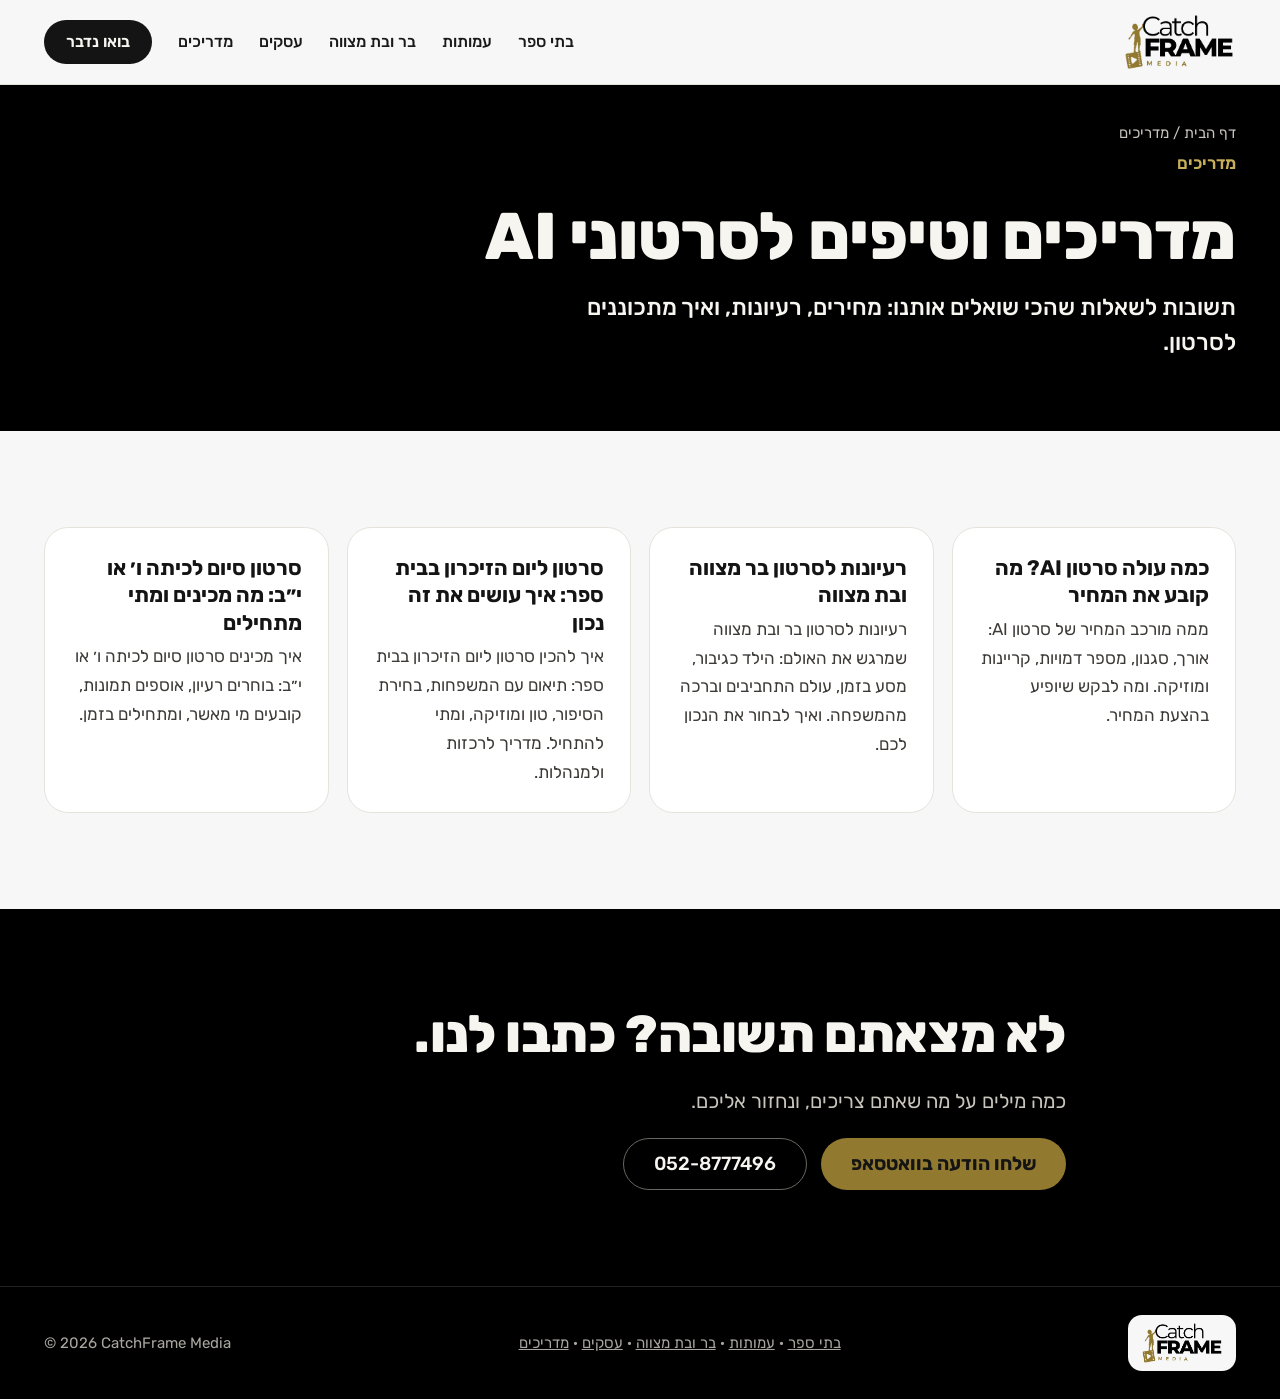
<file: guides/index.html>
<!doctype html>
<html lang="he" dir="rtl">
<head>
<!-- Google tag -->
<script async src="https://www.googletagmanager.com/gtm.js?id=GTM-MCX7GZDL"></script>
<script>
  window.dataLayer = window.dataLayer || [];
  function gtag(){dataLayer.push(arguments);}
  gtag('js', new Date());
</script>
<meta charset="utf-8">
<meta name="viewport" content="width=device-width, initial-scale=1">
<meta name="robots" content="noindex,nofollow">
<title>מדריכים וטיפים לסרטוני AI | CatchFrame Media</title>
<link rel="canonical" href="https://catchframemedia.com/guides/">
<meta name="description" content="מדריכים לסרטוני AI: כמה זה עולה, רעיונות לבר ובת מצווה, סרטון ליום הזיכרון וסרטון סיום שנה בבית ספר.">
<meta property="og:type" content="website">
<meta property="og:locale" content="he_IL">
<meta property="og:site_name" content="CatchFrame Media">
<meta property="og:title" content="מדריכים וטיפים לסרטוני AI | CatchFrame Media">
<meta property="og:description" content="מדריכים לסרטוני AI: כמה זה עולה, רעיונות לבר ובת מצווה, סרטון ליום הזיכרון וסרטון סיום שנה בבית ספר.">
<meta property="og:url" content="https://catchframemedia.com/guides/">
<meta property="og:image" content="https://catchframemedia.com/img/og.jpg">
<meta name="twitter:card" content="summary_large_image">
<meta name="theme-color" content="#000000">
<link rel="icon" type="image/png" sizes="32x32" href="/img/favicon-32.png">
<link rel="apple-touch-icon" href="/img/apple-touch-icon.png">
<link rel="preconnect" href="https://fonts.googleapis.com">
<link rel="preconnect" href="https://fonts.gstatic.com" crossorigin>
<link href="https://fonts.googleapis.com/css2?family=Rubik:wght@400;500;600;700;800&display=swap" rel="stylesheet">
<link rel="stylesheet" href="/css/site.css">
<script type="application/ld+json">
{"@context": "https://schema.org", "@type": "BreadcrumbList", "itemListElement": [{"@type": "ListItem", "position": 1, "name": "דף הבית", "item": "https://catchframemedia.com/"}, {"@type": "ListItem", "position": 2, "name": "מדריכים", "item": "https://catchframemedia.com/guides/"}]}
</script>
</head>
<body>
<header>
<nav class="nav" aria-label="ניווט ראשי">
<a href="/" aria-label="CatchFrame Media, לדף הבית"><img src="/img/logo.png" alt="CatchFrame Media" width="114" height="60"></a>
<div class="nav-links">
<a href="/schools/">בתי ספר</a>
<a href="/nonprofits/">עמותות</a>
<a href="/bar-bat-mitzvah/">בר ובת מצווה</a>
<a href="/business/">עסקים</a>
<a href="/guides/">מדריכים</a>
<a href="https://wa.me/972528777496" class="btn btn-dark" target="_blank" rel="noopener">בואו נדבר</a>
</div>
</nav>
</header>
<main>
<section class="page-hero"><nav class="crumbs wrap" aria-label="פירורי לחם"><a href="/">דף הבית</a> / מדריכים</nav>
<div class="wrap"><span class="tag">מדריכים</span><h1>מדריכים וטיפים לסרטוני AI</h1><p class="lead">תשובות לשאלות שהכי שואלים אותנו: מחירים, רעיונות, ואיך מתכוננים לסרטון.</p></div></section>
<section class="sec light"><div class="wrap"><div class="cards-links"><a href="/guides/ai-video-price/"><strong>כמה עולה סרטון AI? מה קובע את המחיר</strong><span>ממה מורכב המחיר של סרטון AI: אורך, סגנון, מספר דמויות, קריינות ומוזיקה. ומה לבקש שיופיע בהצעת המחיר.</span></a><a href="/guides/bar-mitzvah-video-ideas/"><strong>רעיונות לסרטון בר מצווה ובת מצווה</strong><span>רעיונות לסרטון בר ובת מצווה שמרגש את האולם: הילד כגיבור, מסע בזמן, עולם התחביבים וברכה מהמשפחה. ואיך לבחור את הנכון לכם.</span></a><a href="/guides/school-memorial-day-video/"><strong>סרטון ליום הזיכרון בבית ספר: איך עושים את זה נכון</strong><span>איך להכין סרטון ליום הזיכרון בבית ספר: תיאום עם המשפחות, בחירת הסיפור, טון ומוזיקה, ומתי להתחיל. מדריך לרכזות ולמנהלות.</span></a><a href="/guides/graduation-video-school/"><strong>סרטון סיום לכיתה ו׳ או י״ב: מה מכינים ומתי מתחילים</strong><span>איך מכינים סרטון סיום לכיתה ו׳ או י״ב: בוחרים רעיון, אוספים תמונות, קובעים מי מאשר, ומתחילים בזמן.</span></a></div></div></section>
<section class="sec black"><div class="wrap stack" style="gap:20px;max-width:900px">
<h2 class="h2">לא מצאתם תשובה? כתבו לנו.</h2>
<p style="color:var(--muted);font-size:20px">כמה מילים על מה שאתם צריכים, ונחזור אליכם.</p>
<div class="btn-row"><a href="https://wa.me/972528777496?text=%D7%94%D7%99%D7%99%20%D7%A0%D7%99%D7%A8%D7%99%D7%AA%2C%20%D7%99%D7%A9%20%D7%9C%D7%99%20%D7%A9%D7%90%D7%9C%D7%94%20%D7%A2%D7%9C%20%D7%A1%D7%A8%D7%98%D7%95%D7%9F%20AI" class="btn btn-gold" target="_blank" rel="noopener">שלחו הודעה בוואטסאפ</a><a href="tel:+972528777496" class="btn btn-ghost" dir="ltr">052-8777496</a></div>
</div></section>
</main>
<footer>
<div class="wrap">
<a href="/" class="logo-chip"><img src="/img/logo.png" alt="CatchFrame Media" width="84" height="44"></a>
<span><a href="/schools/" style="color:inherit">בתי ספר</a> · <a href="/nonprofits/" style="color:inherit">עמותות</a> · <a href="/bar-bat-mitzvah/" style="color:inherit">בר ובת מצווה</a> · <a href="/business/" style="color:inherit">עסקים</a> · <a href="/guides/" style="color:inherit">מדריכים</a></span>
<span dir="ltr">© 2026 CatchFrame Media</span>
</div>
</footer>
<script>
document.querySelectorAll('.lite').forEach(function(b){b.addEventListener('click',function(){
var f=document.createElement('iframe');f.src='https://www.youtube-nocookie.com/embed/'+b.dataset.v+'?autoplay=1&rel=0&modestbranding=1';
f.title=b.getAttribute('aria-label');f.allow='autoplay; encrypted-media; picture-in-picture; fullscreen';f.allowFullscreen=true;b.innerHTML='';b.appendChild(f);
if(window.gtag)gtag('event','video_play',{video_id:b.dataset.v});});});
document.addEventListener('click',function(e){var a=e.target.closest('a');if(!a||!window.gtag)return;var h=a.getAttribute('href')||'';
if(h.indexOf('wa.me')>-1)gtag('event','generate_lead',{method:'whatsapp'});
else if(h.indexOf('mailto:')===0)gtag('event','generate_lead',{method:'email'});
else if(h.indexOf('tel:')===0)gtag('event','generate_lead',{method:'phone'});});
</script>
</body>
</html>
</file>
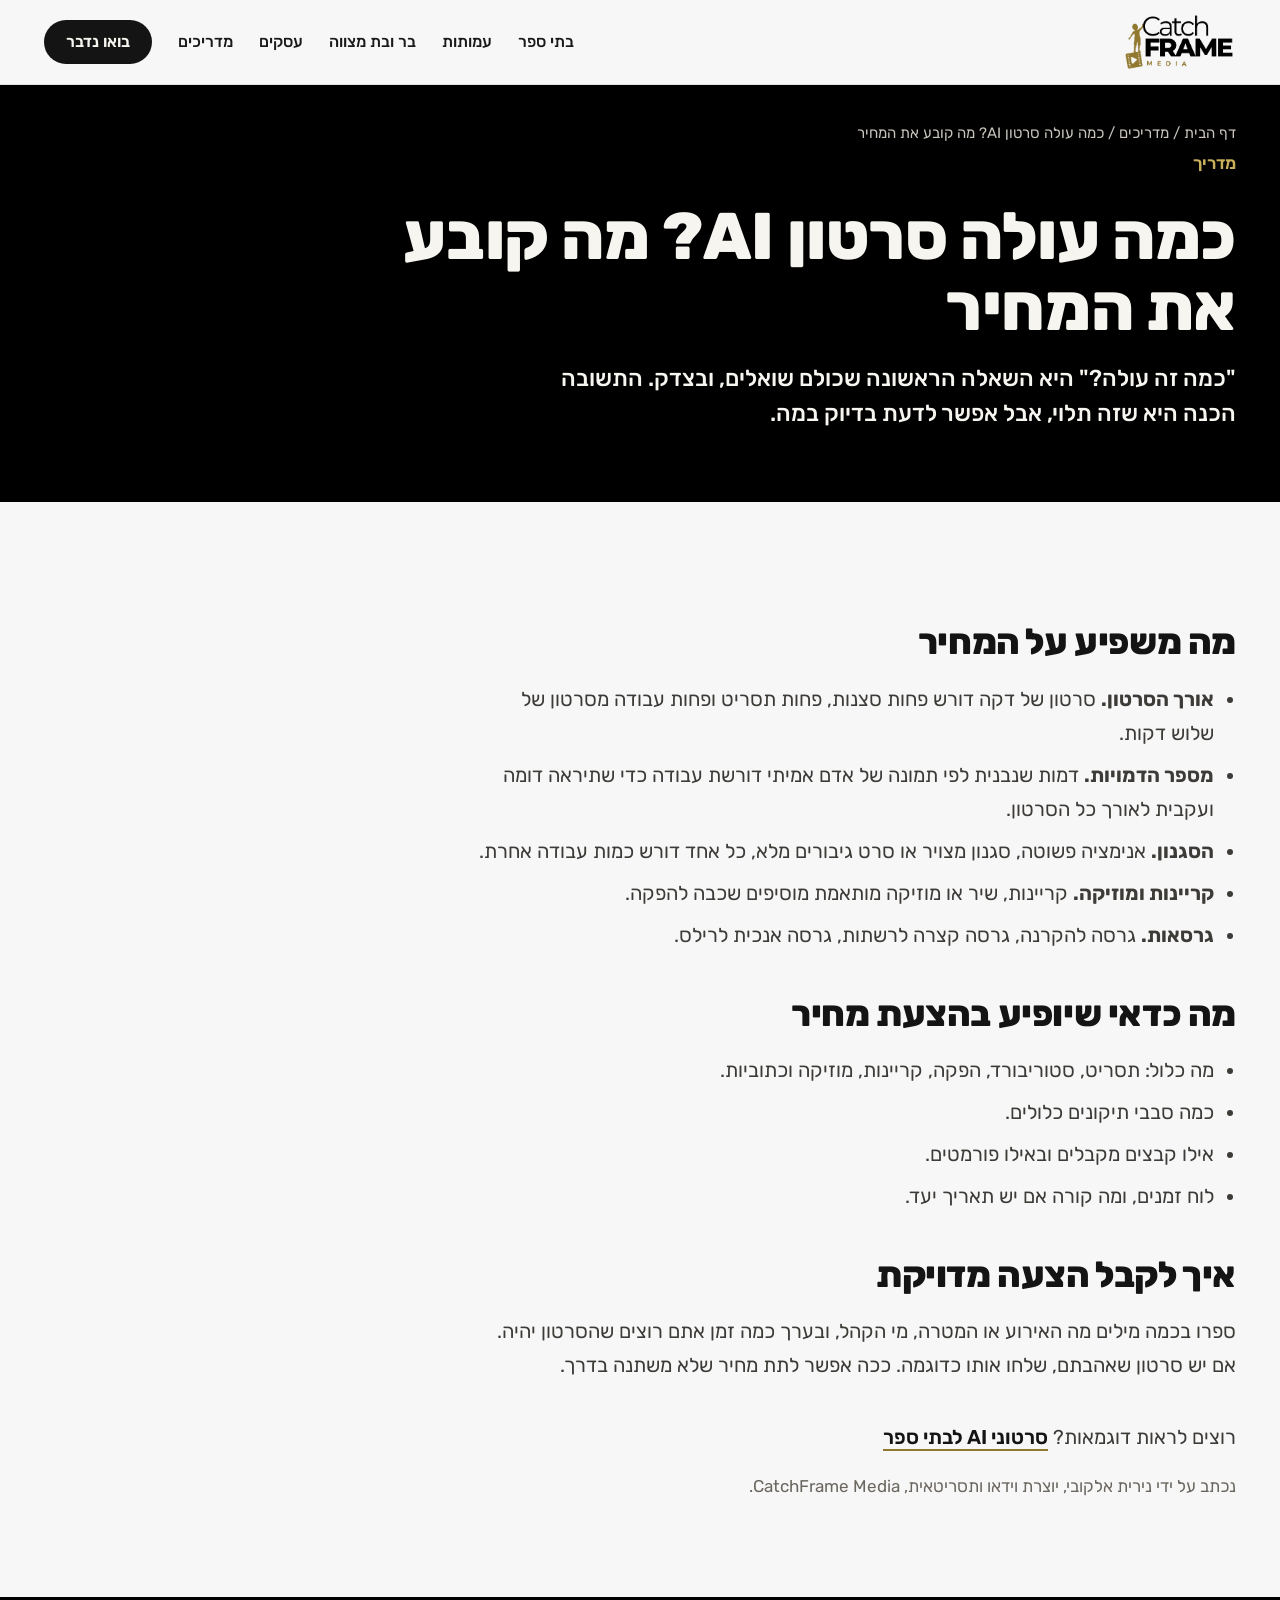
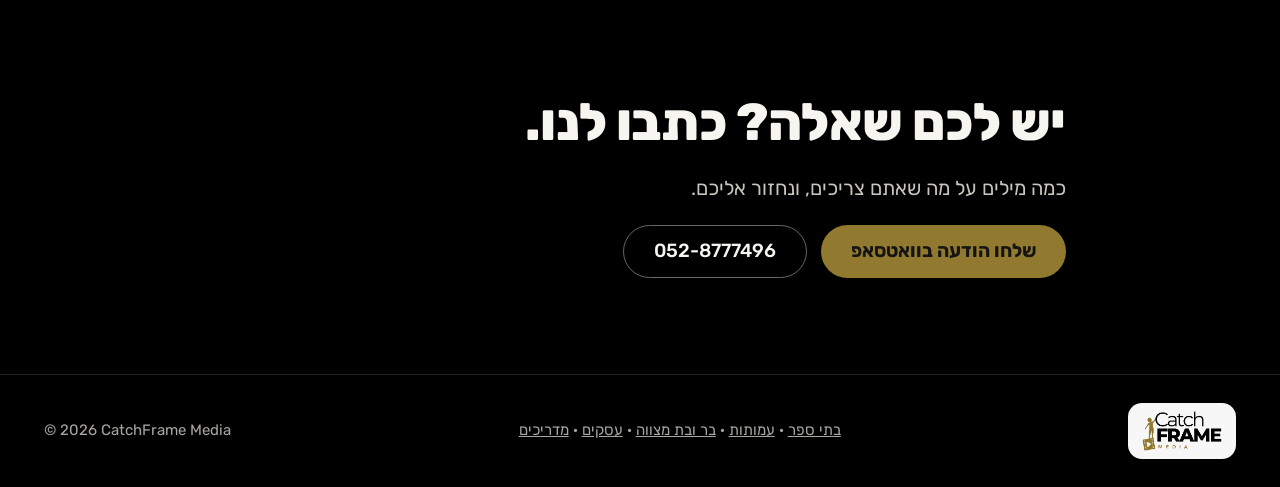
<file: guides/ai-video-price/index.html>
<!doctype html>
<html lang="he" dir="rtl">
<head>
<!-- Google tag -->
<script async src="https://www.googletagmanager.com/gtm.js?id=GTM-MCX7GZDL"></script>
<script>
  window.dataLayer = window.dataLayer || [];
  function gtag(){dataLayer.push(arguments);}
  gtag('js', new Date());
</script>
<meta charset="utf-8">
<meta name="viewport" content="width=device-width, initial-scale=1">
<meta name="robots" content="noindex,nofollow">
<title>כמה עולה סרטון AI? מה קובע את המחיר | CatchFrame Media</title>
<link rel="canonical" href="https://catchframemedia.com/guides/ai-video-price/">
<meta name="description" content="ממה מורכב המחיר של סרטון AI: אורך, סגנון, מספר דמויות, קריינות ומוזיקה. ומה לבקש שיופיע בהצעת המחיר.">
<meta property="og:type" content="article">
<meta property="og:locale" content="he_IL">
<meta property="og:site_name" content="CatchFrame Media">
<meta property="og:title" content="כמה עולה סרטון AI? מה קובע את המחיר | CatchFrame Media">
<meta property="og:description" content="ממה מורכב המחיר של סרטון AI: אורך, סגנון, מספר דמויות, קריינות ומוזיקה. ומה לבקש שיופיע בהצעת המחיר.">
<meta property="og:url" content="https://catchframemedia.com/guides/ai-video-price/">
<meta property="og:image" content="https://catchframemedia.com/img/og.jpg">
<meta name="twitter:card" content="summary_large_image">
<meta name="theme-color" content="#000000">
<link rel="icon" type="image/png" sizes="32x32" href="/img/favicon-32.png">
<link rel="apple-touch-icon" href="/img/apple-touch-icon.png">
<link rel="preconnect" href="https://fonts.googleapis.com">
<link rel="preconnect" href="https://fonts.gstatic.com" crossorigin>
<link href="https://fonts.googleapis.com/css2?family=Rubik:wght@400;500;600;700;800&display=swap" rel="stylesheet">
<link rel="stylesheet" href="/css/site.css">
<script type="application/ld+json">
{"@context": "https://schema.org", "@type": "Article", "headline": "כמה עולה סרטון AI? מה קובע את המחיר", "description": "ממה מורכב המחיר של סרטון AI: אורך, סגנון, מספר דמויות, קריינות ומוזיקה. ומה לבקש שיופיע בהצעת המחיר.", "inLanguage": "he", "author": {"@type": "Person", "name": "נירית אלקובי"}, "publisher": {"@type": "Organization", "name": "CatchFrame Media", "logo": {"@type": "ImageObject", "url": "https://catchframemedia.com/img/logo.png"}}, "datePublished": "2026-11-21", "mainEntityOfPage": "https://catchframemedia.com/guides/ai-video-price/", "image": "https://catchframemedia.com/img/og.jpg"}
</script>
<script type="application/ld+json">
{"@context": "https://schema.org", "@type": "BreadcrumbList", "itemListElement": [{"@type": "ListItem", "position": 1, "name": "דף הבית", "item": "https://catchframemedia.com/"}, {"@type": "ListItem", "position": 2, "name": "מדריכים", "item": "https://catchframemedia.com/guides/"}, {"@type": "ListItem", "position": 3, "name": "כמה עולה סרטון AI? מה קובע את המחיר", "item": "https://catchframemedia.com/guides/ai-video-price/"}]}
</script>
</head>
<body>
<header>
<nav class="nav" aria-label="ניווט ראשי">
<a href="/" aria-label="CatchFrame Media, לדף הבית"><img src="/img/logo.png" alt="CatchFrame Media" width="114" height="60"></a>
<div class="nav-links">
<a href="/schools/">בתי ספר</a>
<a href="/nonprofits/">עמותות</a>
<a href="/bar-bat-mitzvah/">בר ובת מצווה</a>
<a href="/business/">עסקים</a>
<a href="/guides/">מדריכים</a>
<a href="https://wa.me/972528777496" class="btn btn-dark" target="_blank" rel="noopener">בואו נדבר</a>
</div>
</nav>
</header>
<main>
<section class="page-hero"><nav class="crumbs wrap" aria-label="פירורי לחם"><a href="/">דף הבית</a> / <a href="/guides/">מדריכים</a> / כמה עולה סרטון AI? מה קובע את המחיר</nav>
<div class="wrap"><span class="tag">מדריך</span><h1>כמה עולה סרטון AI? מה קובע את המחיר</h1><p class="lead">&quot;כמה זה עולה?&quot; היא השאלה הראשונה שכולם שואלים, ובצדק. התשובה הכנה היא שזה תלוי, אבל אפשר לדעת בדיוק במה.</p></div></section>
<section class="sec light"><div class="wrap"><article class="prose stack"><h2>מה משפיע על המחיר</h2><ul><li><b>אורך הסרטון.</b> סרטון של דקה דורש פחות סצנות, פחות תסריט ופחות עבודה מסרטון של שלוש דקות.</li><li><b>מספר הדמויות.</b> דמות שנבנית לפי תמונה של אדם אמיתי דורשת עבודה כדי שתיראה דומה ועקבית לאורך כל הסרטון.</li><li><b>הסגנון.</b> אנימציה פשוטה, סגנון מצויר או סרט גיבורים מלא, כל אחד דורש כמות עבודה אחרת.</li><li><b>קריינות ומוזיקה.</b> קריינות, שיר או מוזיקה מותאמת מוסיפים שכבה להפקה.</li><li><b>גרסאות.</b> גרסה להקרנה, גרסה קצרה לרשתות, גרסה אנכית לרילס.</li></ul><h2>מה כדאי שיופיע בהצעת מחיר</h2><ul><li>מה כלול: תסריט, סטוריבורד, הפקה, קריינות, מוזיקה וכתוביות.</li><li>כמה סבבי תיקונים כלולים.</li><li>אילו קבצים מקבלים ובאילו פורמטים.</li><li>לוח זמנים, ומה קורה אם יש תאריך יעד.</li></ul><h2>איך לקבל הצעה מדויקת</h2><p>ספרו בכמה מילים מה האירוע או המטרה, מי הקהל, ובערך כמה זמן אתם רוצים שהסרטון יהיה. אם יש סרטון שאהבתם, שלחו אותו כדוגמה. ככה אפשר לתת מחיר שלא משתנה בדרך.</p>
<p style="margin-top:20px">רוצים לראות דוגמאות? <a href="/schools/">סרטוני AI לבתי ספר</a></p>
<p style="color:#6B6760;font-size:17px">נכתב על ידי נירית אלקובי, יוצרת וידאו ותסריטאית, CatchFrame Media.</p></article></div></section>
<section class="sec black"><div class="wrap stack" style="gap:20px;max-width:900px">
<h2 class="h2">יש לכם שאלה? כתבו לנו.</h2>
<p style="color:var(--muted);font-size:20px">כמה מילים על מה שאתם צריכים, ונחזור אליכם.</p>
<div class="btn-row"><a href="https://wa.me/972528777496?text=%D7%94%D7%99%D7%99%20%D7%A0%D7%99%D7%A8%D7%99%D7%AA%2C%20%D7%A7%D7%A8%D7%90%D7%AA%D7%99%20%D7%90%D7%AA%20%D7%94%D7%9E%D7%93%D7%A8%D7%99%D7%9A%20%22%D7%9B%D7%9E%D7%94%20%D7%A2%D7%95%D7%9C%D7%94%20%D7%A1%D7%A8%D7%98%D7%95%D7%9F%20AI%3F%20%D7%9E%D7%94%20%D7%A7%D7%95%D7%91%D7%A2%20%D7%90%D7%AA%20%D7%94%D7%9E%D7%97%D7%99%D7%A8%22%20%D7%95%D7%99%D7%A9%20%D7%9C%D7%99%20%D7%A9%D7%90%D7%9C%D7%94" class="btn btn-gold" target="_blank" rel="noopener">שלחו הודעה בוואטסאפ</a><a href="tel:+972528777496" class="btn btn-ghost" dir="ltr">052-8777496</a></div>
</div></section>
</main>
<footer>
<div class="wrap">
<a href="/" class="logo-chip"><img src="/img/logo.png" alt="CatchFrame Media" width="84" height="44"></a>
<span><a href="/schools/" style="color:inherit">בתי ספר</a> · <a href="/nonprofits/" style="color:inherit">עמותות</a> · <a href="/bar-bat-mitzvah/" style="color:inherit">בר ובת מצווה</a> · <a href="/business/" style="color:inherit">עסקים</a> · <a href="/guides/" style="color:inherit">מדריכים</a></span>
<span dir="ltr">© 2026 CatchFrame Media</span>
</div>
</footer>
<script>
document.querySelectorAll('.lite').forEach(function(b){b.addEventListener('click',function(){
var f=document.createElement('iframe');f.src='https://www.youtube-nocookie.com/embed/'+b.dataset.v+'?autoplay=1&rel=0&modestbranding=1';
f.title=b.getAttribute('aria-label');f.allow='autoplay; encrypted-media; picture-in-picture; fullscreen';f.allowFullscreen=true;b.innerHTML='';b.appendChild(f);
if(window.gtag)gtag('event','video_play',{video_id:b.dataset.v});});});
document.addEventListener('click',function(e){var a=e.target.closest('a');if(!a||!window.gtag)return;var h=a.getAttribute('href')||'';
if(h.indexOf('wa.me')>-1)gtag('event','generate_lead',{method:'whatsapp'});
else if(h.indexOf('mailto:')===0)gtag('event','generate_lead',{method:'email'});
else if(h.indexOf('tel:')===0)gtag('event','generate_lead',{method:'phone'});});
</script>
</body>
</html>
</file>
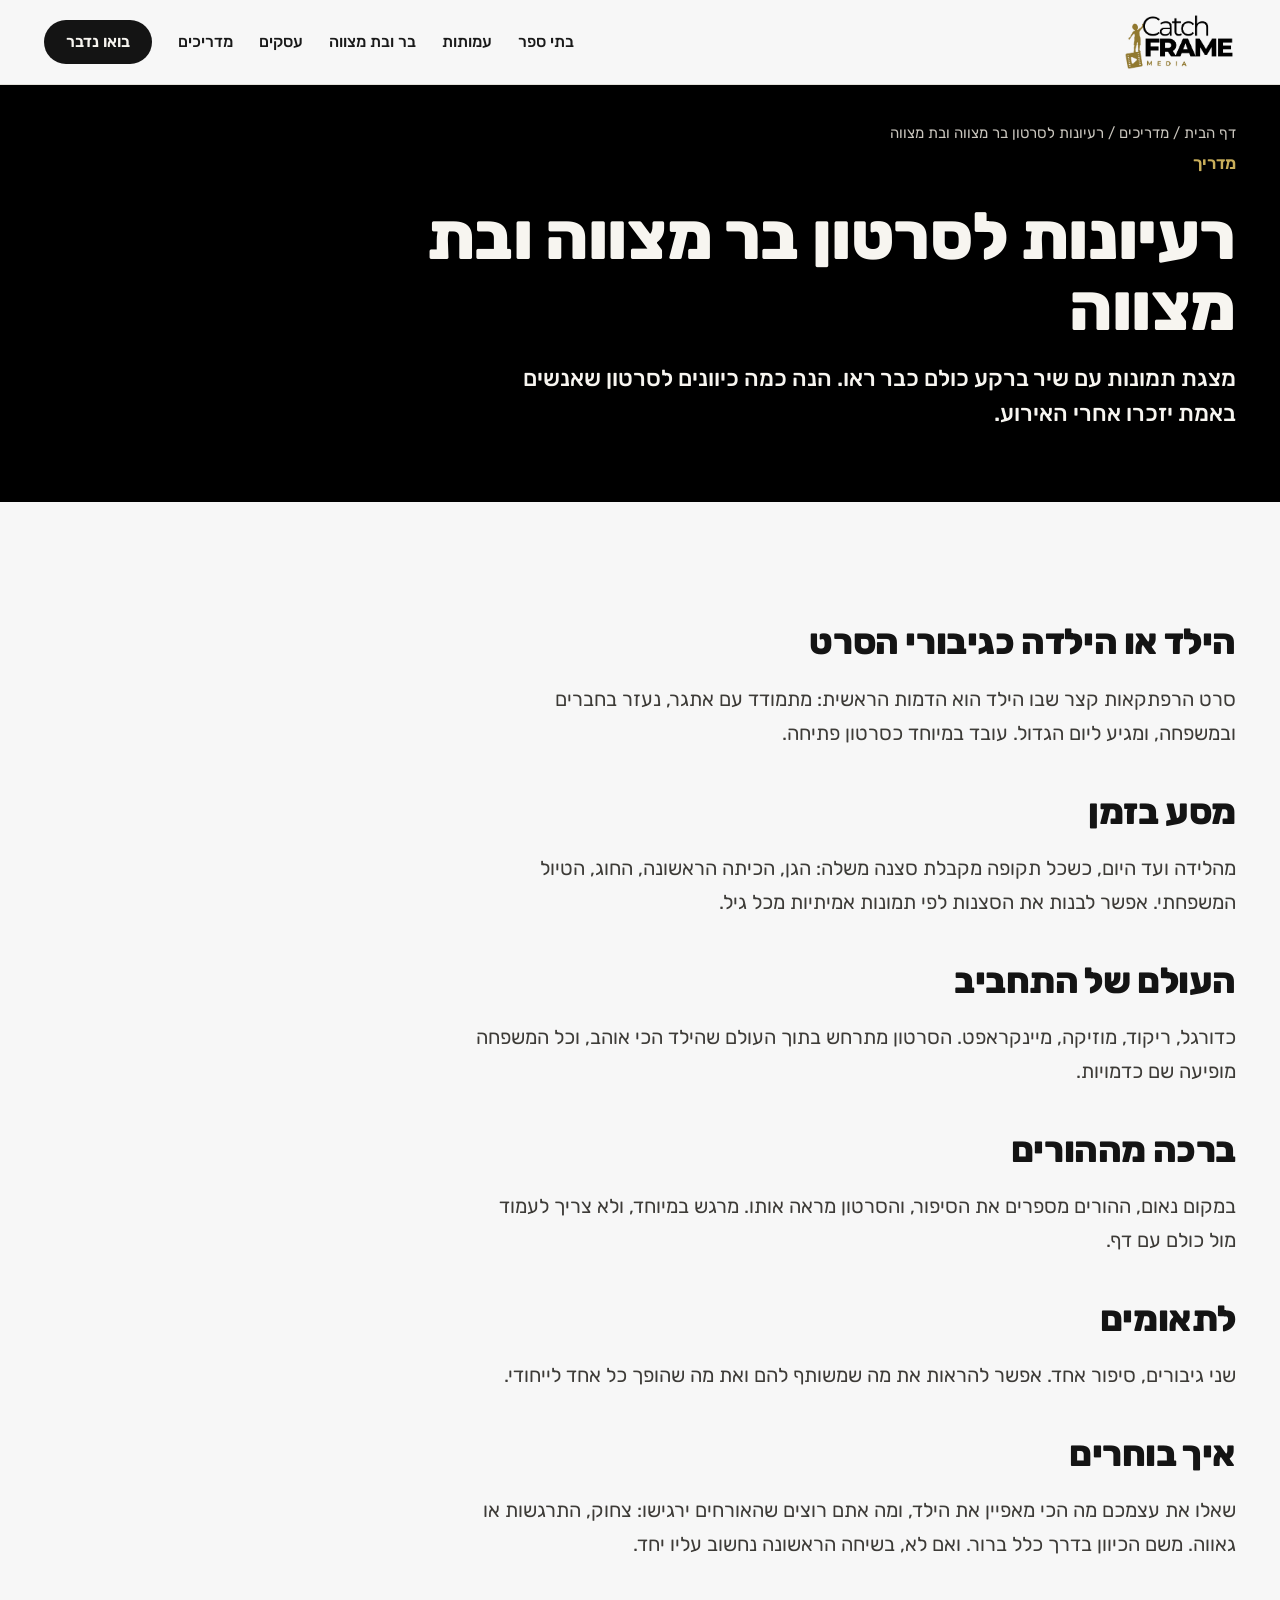
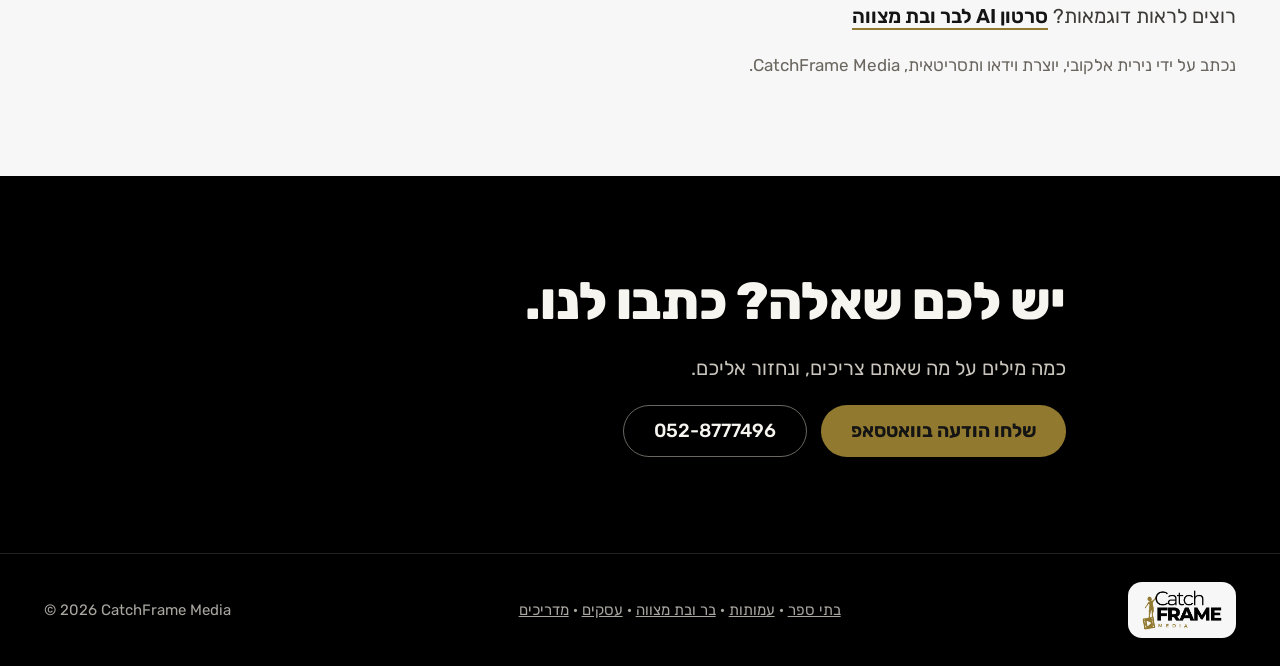
<file: guides/bar-mitzvah-video-ideas/index.html>
<!doctype html>
<html lang="he" dir="rtl">
<head>
<!-- Google tag -->
<script async src="https://www.googletagmanager.com/gtm.js?id=GTM-MCX7GZDL"></script>
<script>
  window.dataLayer = window.dataLayer || [];
  function gtag(){dataLayer.push(arguments);}
  gtag('js', new Date());
</script>
<meta charset="utf-8">
<meta name="viewport" content="width=device-width, initial-scale=1">
<meta name="robots" content="noindex,nofollow">
<title>רעיונות לסרטון בר מצווה ובת מצווה | CatchFrame Media</title>
<link rel="canonical" href="https://catchframemedia.com/guides/bar-mitzvah-video-ideas/">
<meta name="description" content="רעיונות לסרטון בר ובת מצווה שמרגש את האולם: הילד כגיבור, מסע בזמן, עולם התחביבים וברכה מהמשפחה. ואיך לבחור את הנכון לכם.">
<meta property="og:type" content="article">
<meta property="og:locale" content="he_IL">
<meta property="og:site_name" content="CatchFrame Media">
<meta property="og:title" content="רעיונות לסרטון בר מצווה ובת מצווה | CatchFrame Media">
<meta property="og:description" content="רעיונות לסרטון בר ובת מצווה שמרגש את האולם: הילד כגיבור, מסע בזמן, עולם התחביבים וברכה מהמשפחה. ואיך לבחור את הנכון לכם.">
<meta property="og:url" content="https://catchframemedia.com/guides/bar-mitzvah-video-ideas/">
<meta property="og:image" content="https://catchframemedia.com/img/og.jpg">
<meta name="twitter:card" content="summary_large_image">
<meta name="theme-color" content="#000000">
<link rel="icon" type="image/png" sizes="32x32" href="/img/favicon-32.png">
<link rel="apple-touch-icon" href="/img/apple-touch-icon.png">
<link rel="preconnect" href="https://fonts.googleapis.com">
<link rel="preconnect" href="https://fonts.gstatic.com" crossorigin>
<link href="https://fonts.googleapis.com/css2?family=Rubik:wght@400;500;600;700;800&display=swap" rel="stylesheet">
<link rel="stylesheet" href="/css/site.css">
<script type="application/ld+json">
{"@context": "https://schema.org", "@type": "Article", "headline": "רעיונות לסרטון בר מצווה ובת מצווה", "description": "רעיונות לסרטון בר ובת מצווה שמרגש את האולם: הילד כגיבור, מסע בזמן, עולם התחביבים וברכה מהמשפחה. ואיך לבחור את הנכון לכם.", "inLanguage": "he", "author": {"@type": "Person", "name": "נירית אלקובי"}, "publisher": {"@type": "Organization", "name": "CatchFrame Media", "logo": {"@type": "ImageObject", "url": "https://catchframemedia.com/img/logo.png"}}, "datePublished": "2026-11-21", "mainEntityOfPage": "https://catchframemedia.com/guides/bar-mitzvah-video-ideas/", "image": "https://catchframemedia.com/img/og.jpg"}
</script>
<script type="application/ld+json">
{"@context": "https://schema.org", "@type": "BreadcrumbList", "itemListElement": [{"@type": "ListItem", "position": 1, "name": "דף הבית", "item": "https://catchframemedia.com/"}, {"@type": "ListItem", "position": 2, "name": "מדריכים", "item": "https://catchframemedia.com/guides/"}, {"@type": "ListItem", "position": 3, "name": "רעיונות לסרטון בר מצווה ובת מצווה", "item": "https://catchframemedia.com/guides/bar-mitzvah-video-ideas/"}]}
</script>
</head>
<body>
<header>
<nav class="nav" aria-label="ניווט ראשי">
<a href="/" aria-label="CatchFrame Media, לדף הבית"><img src="/img/logo.png" alt="CatchFrame Media" width="114" height="60"></a>
<div class="nav-links">
<a href="/schools/">בתי ספר</a>
<a href="/nonprofits/">עמותות</a>
<a href="/bar-bat-mitzvah/">בר ובת מצווה</a>
<a href="/business/">עסקים</a>
<a href="/guides/">מדריכים</a>
<a href="https://wa.me/972528777496" class="btn btn-dark" target="_blank" rel="noopener">בואו נדבר</a>
</div>
</nav>
</header>
<main>
<section class="page-hero"><nav class="crumbs wrap" aria-label="פירורי לחם"><a href="/">דף הבית</a> / <a href="/guides/">מדריכים</a> / רעיונות לסרטון בר מצווה ובת מצווה</nav>
<div class="wrap"><span class="tag">מדריך</span><h1>רעיונות לסרטון בר מצווה ובת מצווה</h1><p class="lead">מצגת תמונות עם שיר ברקע כולם כבר ראו. הנה כמה כיוונים לסרטון שאנשים באמת יזכרו אחרי האירוע.</p></div></section>
<section class="sec light"><div class="wrap"><article class="prose stack"><h2>הילד או הילדה כגיבורי הסרט</h2><p>סרט הרפתקאות קצר שבו הילד הוא הדמות הראשית: מתמודד עם אתגר, נעזר בחברים ובמשפחה, ומגיע ליום הגדול. עובד במיוחד כסרטון פתיחה.</p><h2>מסע בזמן</h2><p>מהלידה ועד היום, כשכל תקופה מקבלת סצנה משלה: הגן, הכיתה הראשונה, החוג, הטיול המשפחתי. אפשר לבנות את הסצנות לפי תמונות אמיתיות מכל גיל.</p><h2>העולם של התחביב</h2><p>כדורגל, ריקוד, מוזיקה, מיינקראפט. הסרטון מתרחש בתוך העולם שהילד הכי אוהב, וכל המשפחה מופיעה שם כדמויות.</p><h2>ברכה מההורים</h2><p>במקום נאום, ההורים מספרים את הסיפור, והסרטון מראה אותו. מרגש במיוחד, ולא צריך לעמוד מול כולם עם דף.</p><h2>לתאומים</h2><p>שני גיבורים, סיפור אחד. אפשר להראות את מה שמשותף להם ואת מה שהופך כל אחד לייחודי.</p><h2>איך בוחרים</h2><p>שאלו את עצמכם מה הכי מאפיין את הילד, ומה אתם רוצים שהאורחים ירגישו: צחוק, התרגשות או גאווה. משם הכיוון בדרך כלל ברור. ואם לא, בשיחה הראשונה נחשוב עליו יחד.</p>
<p style="margin-top:20px">רוצים לראות דוגמאות? <a href="/bar-bat-mitzvah/">סרטון AI לבר ובת מצווה</a></p>
<p style="color:#6B6760;font-size:17px">נכתב על ידי נירית אלקובי, יוצרת וידאו ותסריטאית, CatchFrame Media.</p></article></div></section>
<section class="sec black"><div class="wrap stack" style="gap:20px;max-width:900px">
<h2 class="h2">יש לכם שאלה? כתבו לנו.</h2>
<p style="color:var(--muted);font-size:20px">כמה מילים על מה שאתם צריכים, ונחזור אליכם.</p>
<div class="btn-row"><a href="https://wa.me/972528777496?text=%D7%94%D7%99%D7%99%20%D7%A0%D7%99%D7%A8%D7%99%D7%AA%2C%20%D7%A7%D7%A8%D7%90%D7%AA%D7%99%20%D7%90%D7%AA%20%D7%94%D7%9E%D7%93%D7%A8%D7%99%D7%9A%20%22%D7%A8%D7%A2%D7%99%D7%95%D7%A0%D7%95%D7%AA%20%D7%9C%D7%A1%D7%A8%D7%98%D7%95%D7%9F%20%D7%91%D7%A8%20%D7%9E%D7%A6%D7%95%D7%95%D7%94%20%D7%95%D7%91%D7%AA%20%D7%9E%D7%A6%D7%95%D7%95%D7%94%22%20%D7%95%D7%99%D7%A9%20%D7%9C%D7%99%20%D7%A9%D7%90%D7%9C%D7%94" class="btn btn-gold" target="_blank" rel="noopener">שלחו הודעה בוואטסאפ</a><a href="tel:+972528777496" class="btn btn-ghost" dir="ltr">052-8777496</a></div>
</div></section>
</main>
<footer>
<div class="wrap">
<a href="/" class="logo-chip"><img src="/img/logo.png" alt="CatchFrame Media" width="84" height="44"></a>
<span><a href="/schools/" style="color:inherit">בתי ספר</a> · <a href="/nonprofits/" style="color:inherit">עמותות</a> · <a href="/bar-bat-mitzvah/" style="color:inherit">בר ובת מצווה</a> · <a href="/business/" style="color:inherit">עסקים</a> · <a href="/guides/" style="color:inherit">מדריכים</a></span>
<span dir="ltr">© 2026 CatchFrame Media</span>
</div>
</footer>
<script>
document.querySelectorAll('.lite').forEach(function(b){b.addEventListener('click',function(){
var f=document.createElement('iframe');f.src='https://www.youtube-nocookie.com/embed/'+b.dataset.v+'?autoplay=1&rel=0&modestbranding=1';
f.title=b.getAttribute('aria-label');f.allow='autoplay; encrypted-media; picture-in-picture; fullscreen';f.allowFullscreen=true;b.innerHTML='';b.appendChild(f);
if(window.gtag)gtag('event','video_play',{video_id:b.dataset.v});});});
document.addEventListener('click',function(e){var a=e.target.closest('a');if(!a||!window.gtag)return;var h=a.getAttribute('href')||'';
if(h.indexOf('wa.me')>-1)gtag('event','generate_lead',{method:'whatsapp'});
else if(h.indexOf('mailto:')===0)gtag('event','generate_lead',{method:'email'});
else if(h.indexOf('tel:')===0)gtag('event','generate_lead',{method:'phone'});});
</script>
</body>
</html>
</file>
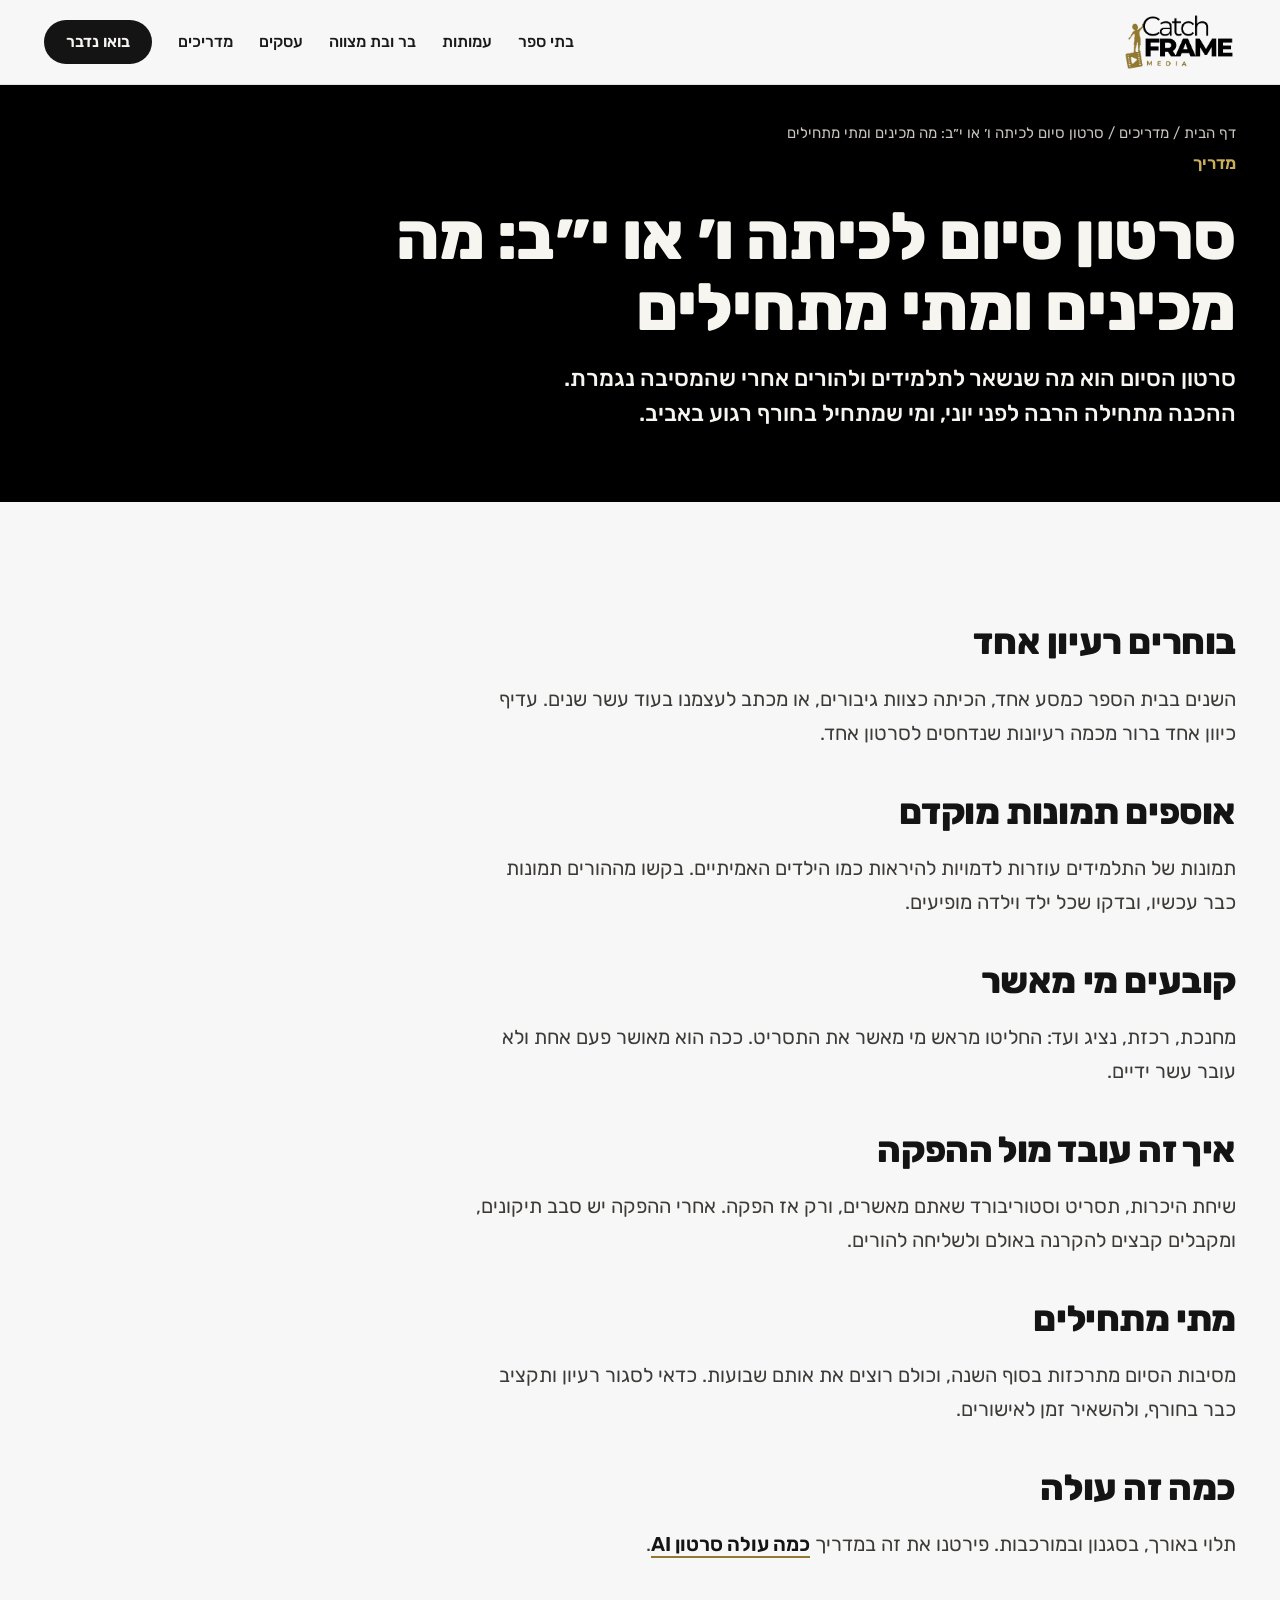
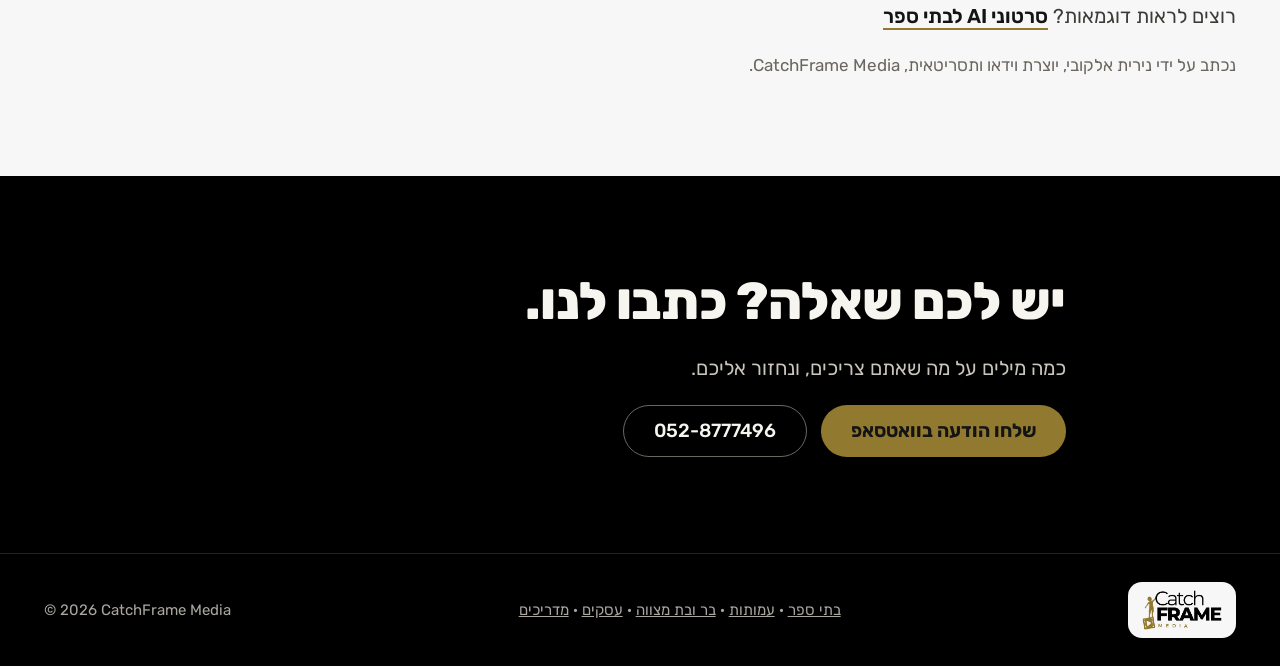
<file: guides/graduation-video-school/index.html>
<!doctype html>
<html lang="he" dir="rtl">
<head>
<!-- Google tag -->
<script async src="https://www.googletagmanager.com/gtm.js?id=GTM-MCX7GZDL"></script>
<script>
  window.dataLayer = window.dataLayer || [];
  function gtag(){dataLayer.push(arguments);}
  gtag('js', new Date());
</script>
<meta charset="utf-8">
<meta name="viewport" content="width=device-width, initial-scale=1">
<meta name="robots" content="noindex,nofollow">
<title>סרטון סיום לכיתה ו׳ או י״ב: מה מכינים ומתי מתחילים | CatchFrame Media</title>
<link rel="canonical" href="https://catchframemedia.com/guides/graduation-video-school/">
<meta name="description" content="איך מכינים סרטון סיום לכיתה ו׳ או י״ב: בוחרים רעיון, אוספים תמונות, קובעים מי מאשר, ומתחילים בזמן.">
<meta property="og:type" content="article">
<meta property="og:locale" content="he_IL">
<meta property="og:site_name" content="CatchFrame Media">
<meta property="og:title" content="סרטון סיום לכיתה ו׳ או י״ב: מה מכינים ומתי מתחילים | CatchFrame Media">
<meta property="og:description" content="איך מכינים סרטון סיום לכיתה ו׳ או י״ב: בוחרים רעיון, אוספים תמונות, קובעים מי מאשר, ומתחילים בזמן.">
<meta property="og:url" content="https://catchframemedia.com/guides/graduation-video-school/">
<meta property="og:image" content="https://catchframemedia.com/img/og.jpg">
<meta name="twitter:card" content="summary_large_image">
<meta name="theme-color" content="#000000">
<link rel="icon" type="image/png" sizes="32x32" href="/img/favicon-32.png">
<link rel="apple-touch-icon" href="/img/apple-touch-icon.png">
<link rel="preconnect" href="https://fonts.googleapis.com">
<link rel="preconnect" href="https://fonts.gstatic.com" crossorigin>
<link href="https://fonts.googleapis.com/css2?family=Rubik:wght@400;500;600;700;800&display=swap" rel="stylesheet">
<link rel="stylesheet" href="/css/site.css">
<script type="application/ld+json">
{"@context": "https://schema.org", "@type": "Article", "headline": "סרטון סיום לכיתה ו׳ או י״ב: מה מכינים ומתי מתחילים", "description": "איך מכינים סרטון סיום לכיתה ו׳ או י״ב: בוחרים רעיון, אוספים תמונות, קובעים מי מאשר, ומתחילים בזמן.", "inLanguage": "he", "author": {"@type": "Person", "name": "נירית אלקובי"}, "publisher": {"@type": "Organization", "name": "CatchFrame Media", "logo": {"@type": "ImageObject", "url": "https://catchframemedia.com/img/logo.png"}}, "datePublished": "2026-11-21", "mainEntityOfPage": "https://catchframemedia.com/guides/graduation-video-school/", "image": "https://catchframemedia.com/img/og.jpg"}
</script>
<script type="application/ld+json">
{"@context": "https://schema.org", "@type": "BreadcrumbList", "itemListElement": [{"@type": "ListItem", "position": 1, "name": "דף הבית", "item": "https://catchframemedia.com/"}, {"@type": "ListItem", "position": 2, "name": "מדריכים", "item": "https://catchframemedia.com/guides/"}, {"@type": "ListItem", "position": 3, "name": "סרטון סיום לכיתה ו׳ או י״ב: מה מכינים ומתי מתחילים", "item": "https://catchframemedia.com/guides/graduation-video-school/"}]}
</script>
</head>
<body>
<header>
<nav class="nav" aria-label="ניווט ראשי">
<a href="/" aria-label="CatchFrame Media, לדף הבית"><img src="/img/logo.png" alt="CatchFrame Media" width="114" height="60"></a>
<div class="nav-links">
<a href="/schools/">בתי ספר</a>
<a href="/nonprofits/">עמותות</a>
<a href="/bar-bat-mitzvah/">בר ובת מצווה</a>
<a href="/business/">עסקים</a>
<a href="/guides/">מדריכים</a>
<a href="https://wa.me/972528777496" class="btn btn-dark" target="_blank" rel="noopener">בואו נדבר</a>
</div>
</nav>
</header>
<main>
<section class="page-hero"><nav class="crumbs wrap" aria-label="פירורי לחם"><a href="/">דף הבית</a> / <a href="/guides/">מדריכים</a> / סרטון סיום לכיתה ו׳ או י״ב: מה מכינים ומתי מתחילים</nav>
<div class="wrap"><span class="tag">מדריך</span><h1>סרטון סיום לכיתה ו׳ או י״ב: מה מכינים ומתי מתחילים</h1><p class="lead">סרטון הסיום הוא מה שנשאר לתלמידים ולהורים אחרי שהמסיבה נגמרת. ההכנה מתחילה הרבה לפני יוני, ומי שמתחיל בחורף רגוע באביב.</p></div></section>
<section class="sec light"><div class="wrap"><article class="prose stack"><h2>בוחרים רעיון אחד</h2><p>השנים בבית הספר כמסע אחד, הכיתה כצוות גיבורים, או מכתב לעצמנו בעוד עשר שנים. עדיף כיוון אחד ברור מכמה רעיונות שנדחסים לסרטון אחד.</p><h2>אוספים תמונות מוקדם</h2><p>תמונות של התלמידים עוזרות לדמויות להיראות כמו הילדים האמיתיים. בקשו מההורים תמונות כבר עכשיו, ובדקו שכל ילד וילדה מופיעים.</p><h2>קובעים מי מאשר</h2><p>מחנכת, רכזת, נציג ועד: החליטו מראש מי מאשר את התסריט. ככה הוא מאושר פעם אחת ולא עובר עשר ידיים.</p><h2>איך זה עובד מול ההפקה</h2><p>שיחת היכרות, תסריט וסטוריבורד שאתם מאשרים, ורק אז הפקה. אחרי ההפקה יש סבב תיקונים, ומקבלים קבצים להקרנה באולם ולשליחה להורים.</p><h2>מתי מתחילים</h2><p>מסיבות הסיום מתרכזות בסוף השנה, וכולם רוצים את אותם שבועות. כדאי לסגור רעיון ותקציב כבר בחורף, ולהשאיר זמן לאישורים.</p><h2>כמה זה עולה</h2><p>תלוי באורך, בסגנון ובמורכבות. פירטנו את זה במדריך <a href="/guides/ai-video-price/">כמה עולה סרטון AI</a>.</p>
<p style="margin-top:20px">רוצים לראות דוגמאות? <a href="/schools/">סרטוני AI לבתי ספר</a></p>
<p style="color:#6B6760;font-size:17px">נכתב על ידי נירית אלקובי, יוצרת וידאו ותסריטאית, CatchFrame Media.</p></article></div></section>
<section class="sec black"><div class="wrap stack" style="gap:20px;max-width:900px">
<h2 class="h2">יש לכם שאלה? כתבו לנו.</h2>
<p style="color:var(--muted);font-size:20px">כמה מילים על מה שאתם צריכים, ונחזור אליכם.</p>
<div class="btn-row"><a href="https://wa.me/972528777496?text=%D7%94%D7%99%D7%99%20%D7%A0%D7%99%D7%A8%D7%99%D7%AA%2C%20%D7%A7%D7%A8%D7%90%D7%AA%D7%99%20%D7%90%D7%AA%20%D7%94%D7%9E%D7%93%D7%A8%D7%99%D7%9A%20%22%D7%A1%D7%A8%D7%98%D7%95%D7%9F%20%D7%A1%D7%99%D7%95%D7%9D%20%D7%9C%D7%9B%D7%99%D7%AA%D7%94%20%D7%95%D7%B3%20%D7%90%D7%95%20%D7%99%D7%B4%D7%91%3A%20%D7%9E%D7%94%20%D7%9E%D7%9B%D7%99%D7%A0%D7%99%D7%9D%20%D7%95%D7%9E%D7%AA%D7%99%20%D7%9E%D7%AA%D7%97%D7%99%D7%9C%D7%99%D7%9D%22%20%D7%95%D7%99%D7%A9%20%D7%9C%D7%99%20%D7%A9%D7%90%D7%9C%D7%94" class="btn btn-gold" target="_blank" rel="noopener">שלחו הודעה בוואטסאפ</a><a href="tel:+972528777496" class="btn btn-ghost" dir="ltr">052-8777496</a></div>
</div></section>
</main>
<footer>
<div class="wrap">
<a href="/" class="logo-chip"><img src="/img/logo.png" alt="CatchFrame Media" width="84" height="44"></a>
<span><a href="/schools/" style="color:inherit">בתי ספר</a> · <a href="/nonprofits/" style="color:inherit">עמותות</a> · <a href="/bar-bat-mitzvah/" style="color:inherit">בר ובת מצווה</a> · <a href="/business/" style="color:inherit">עסקים</a> · <a href="/guides/" style="color:inherit">מדריכים</a></span>
<span dir="ltr">© 2026 CatchFrame Media</span>
</div>
</footer>
<script>
document.querySelectorAll('.lite').forEach(function(b){b.addEventListener('click',function(){
var f=document.createElement('iframe');f.src='https://www.youtube-nocookie.com/embed/'+b.dataset.v+'?autoplay=1&rel=0&modestbranding=1';
f.title=b.getAttribute('aria-label');f.allow='autoplay; encrypted-media; picture-in-picture; fullscreen';f.allowFullscreen=true;b.innerHTML='';b.appendChild(f);
if(window.gtag)gtag('event','video_play',{video_id:b.dataset.v});});});
document.addEventListener('click',function(e){var a=e.target.closest('a');if(!a||!window.gtag)return;var h=a.getAttribute('href')||'';
if(h.indexOf('wa.me')>-1)gtag('event','generate_lead',{method:'whatsapp'});
else if(h.indexOf('mailto:')===0)gtag('event','generate_lead',{method:'email'});
else if(h.indexOf('tel:')===0)gtag('event','generate_lead',{method:'phone'});});
</script>
</body>
</html>
</file>
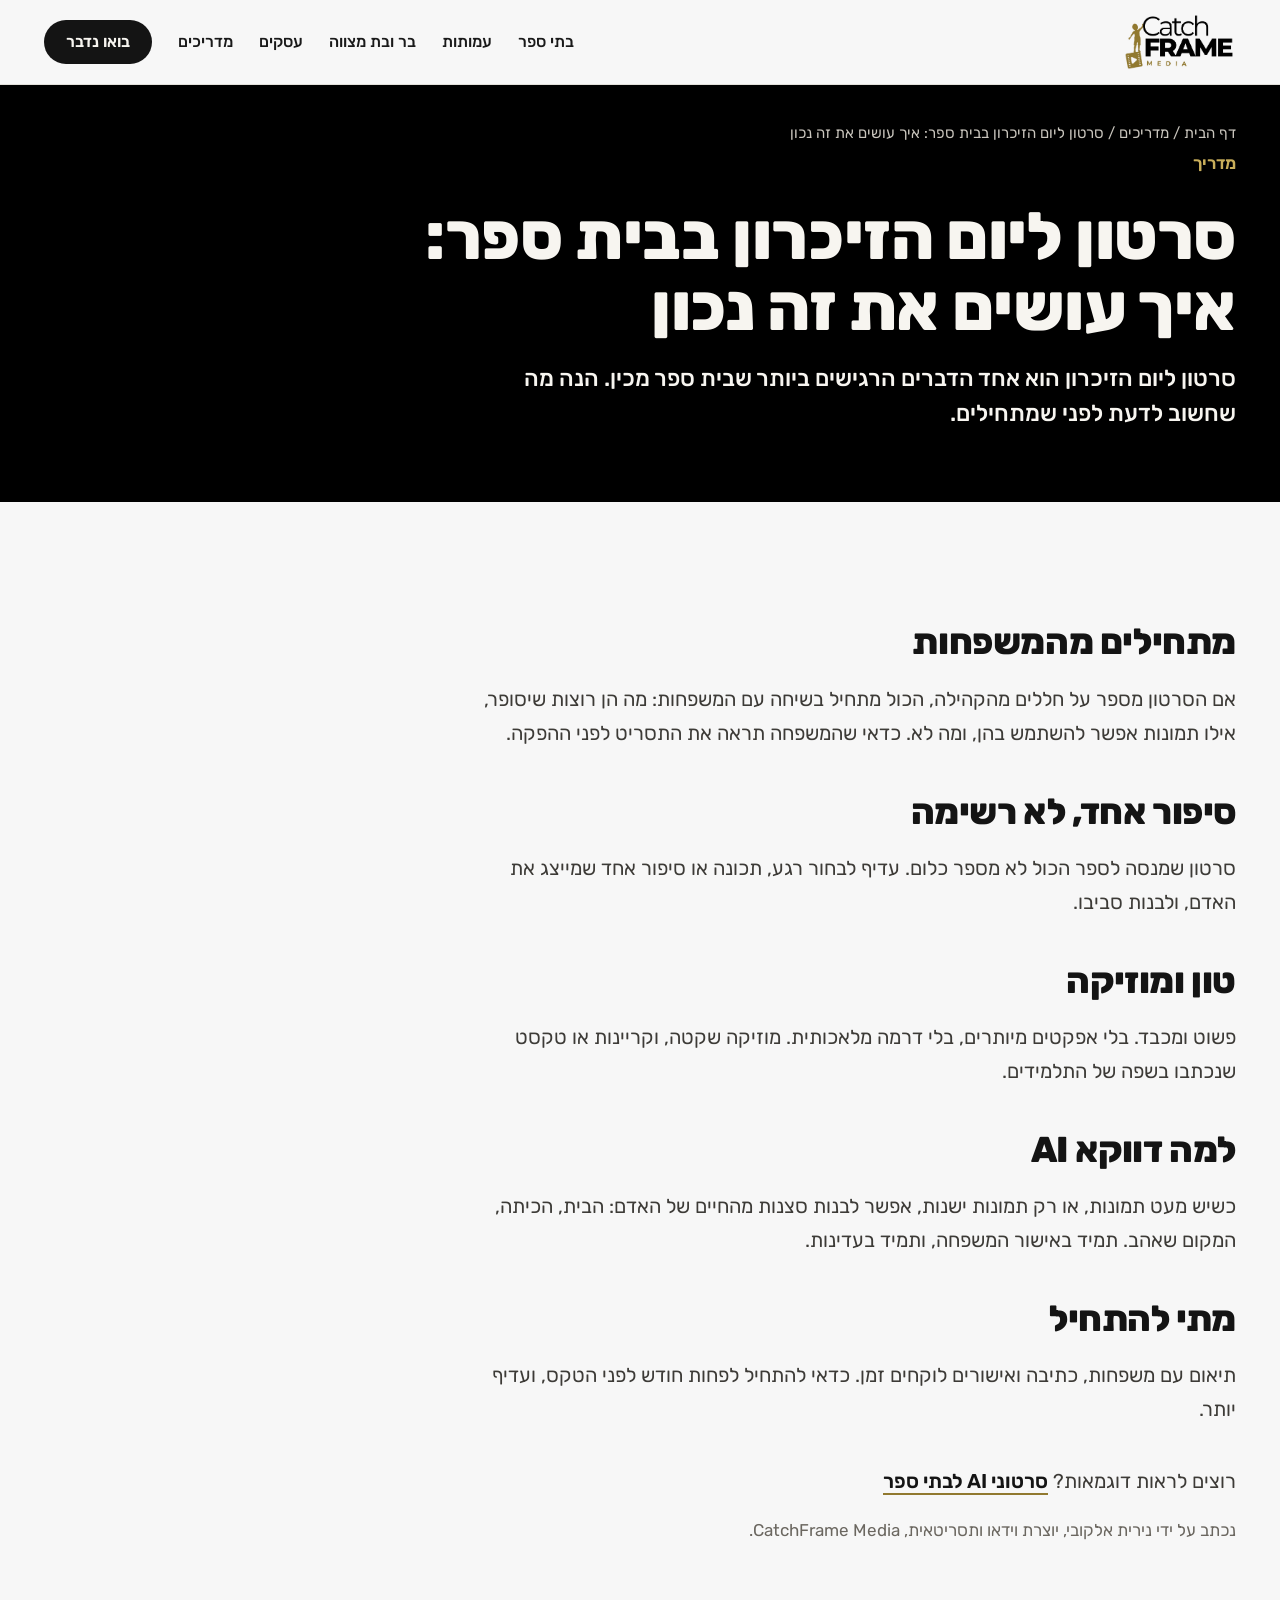
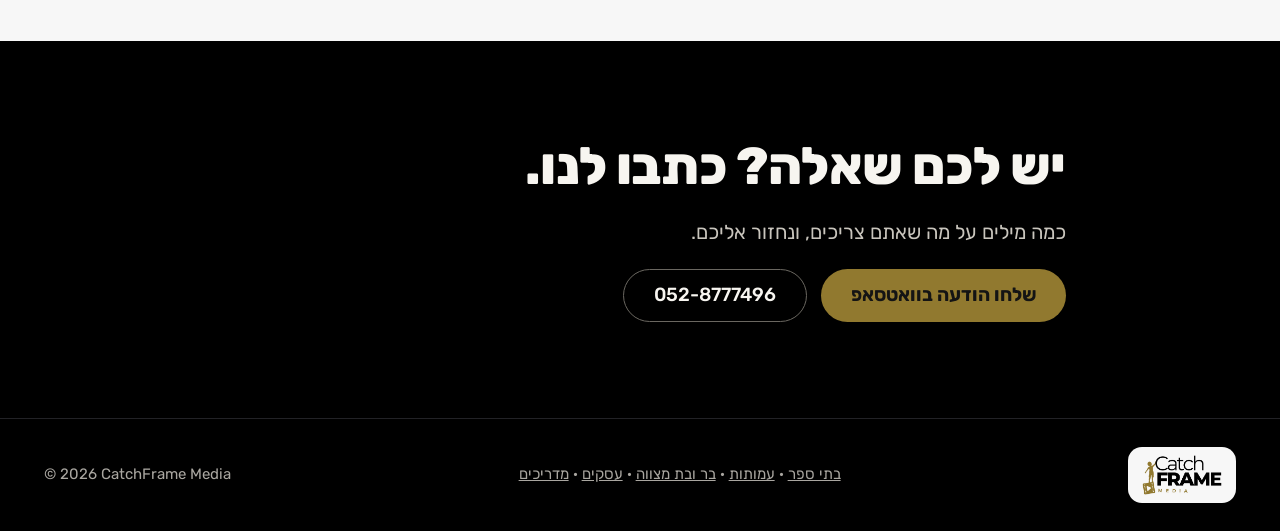
<file: guides/school-memorial-day-video/index.html>
<!doctype html>
<html lang="he" dir="rtl">
<head>
<!-- Google tag -->
<script async src="https://www.googletagmanager.com/gtm.js?id=GTM-MCX7GZDL"></script>
<script>
  window.dataLayer = window.dataLayer || [];
  function gtag(){dataLayer.push(arguments);}
  gtag('js', new Date());
</script>
<meta charset="utf-8">
<meta name="viewport" content="width=device-width, initial-scale=1">
<meta name="robots" content="noindex,nofollow">
<title>סרטון ליום הזיכרון בבית ספר: איך עושים את זה נכון | CatchFrame Media</title>
<link rel="canonical" href="https://catchframemedia.com/guides/school-memorial-day-video/">
<meta name="description" content="איך להכין סרטון ליום הזיכרון בבית ספר: תיאום עם המשפחות, בחירת הסיפור, טון ומוזיקה, ומתי להתחיל. מדריך לרכזות ולמנהלות.">
<meta property="og:type" content="article">
<meta property="og:locale" content="he_IL">
<meta property="og:site_name" content="CatchFrame Media">
<meta property="og:title" content="סרטון ליום הזיכרון בבית ספר: איך עושים את זה נכון | CatchFrame Media">
<meta property="og:description" content="איך להכין סרטון ליום הזיכרון בבית ספר: תיאום עם המשפחות, בחירת הסיפור, טון ומוזיקה, ומתי להתחיל. מדריך לרכזות ולמנהלות.">
<meta property="og:url" content="https://catchframemedia.com/guides/school-memorial-day-video/">
<meta property="og:image" content="https://catchframemedia.com/img/og.jpg">
<meta name="twitter:card" content="summary_large_image">
<meta name="theme-color" content="#000000">
<link rel="icon" type="image/png" sizes="32x32" href="/img/favicon-32.png">
<link rel="apple-touch-icon" href="/img/apple-touch-icon.png">
<link rel="preconnect" href="https://fonts.googleapis.com">
<link rel="preconnect" href="https://fonts.gstatic.com" crossorigin>
<link href="https://fonts.googleapis.com/css2?family=Rubik:wght@400;500;600;700;800&display=swap" rel="stylesheet">
<link rel="stylesheet" href="/css/site.css">
<script type="application/ld+json">
{"@context": "https://schema.org", "@type": "Article", "headline": "סרטון ליום הזיכרון בבית ספר: איך עושים את זה נכון", "description": "איך להכין סרטון ליום הזיכרון בבית ספר: תיאום עם המשפחות, בחירת הסיפור, טון ומוזיקה, ומתי להתחיל. מדריך לרכזות ולמנהלות.", "inLanguage": "he", "author": {"@type": "Person", "name": "נירית אלקובי"}, "publisher": {"@type": "Organization", "name": "CatchFrame Media", "logo": {"@type": "ImageObject", "url": "https://catchframemedia.com/img/logo.png"}}, "datePublished": "2026-11-21", "mainEntityOfPage": "https://catchframemedia.com/guides/school-memorial-day-video/", "image": "https://catchframemedia.com/img/og.jpg"}
</script>
<script type="application/ld+json">
{"@context": "https://schema.org", "@type": "BreadcrumbList", "itemListElement": [{"@type": "ListItem", "position": 1, "name": "דף הבית", "item": "https://catchframemedia.com/"}, {"@type": "ListItem", "position": 2, "name": "מדריכים", "item": "https://catchframemedia.com/guides/"}, {"@type": "ListItem", "position": 3, "name": "סרטון ליום הזיכרון בבית ספר: איך עושים את זה נכון", "item": "https://catchframemedia.com/guides/school-memorial-day-video/"}]}
</script>
</head>
<body>
<header>
<nav class="nav" aria-label="ניווט ראשי">
<a href="/" aria-label="CatchFrame Media, לדף הבית"><img src="/img/logo.png" alt="CatchFrame Media" width="114" height="60"></a>
<div class="nav-links">
<a href="/schools/">בתי ספר</a>
<a href="/nonprofits/">עמותות</a>
<a href="/bar-bat-mitzvah/">בר ובת מצווה</a>
<a href="/business/">עסקים</a>
<a href="/guides/">מדריכים</a>
<a href="https://wa.me/972528777496" class="btn btn-dark" target="_blank" rel="noopener">בואו נדבר</a>
</div>
</nav>
</header>
<main>
<section class="page-hero"><nav class="crumbs wrap" aria-label="פירורי לחם"><a href="/">דף הבית</a> / <a href="/guides/">מדריכים</a> / סרטון ליום הזיכרון בבית ספר: איך עושים את זה נכון</nav>
<div class="wrap"><span class="tag">מדריך</span><h1>סרטון ליום הזיכרון בבית ספר: איך עושים את זה נכון</h1><p class="lead">סרטון ליום הזיכרון הוא אחד הדברים הרגישים ביותר שבית ספר מכין. הנה מה שחשוב לדעת לפני שמתחילים.</p></div></section>
<section class="sec light"><div class="wrap"><article class="prose stack"><h2>מתחילים מהמשפחות</h2><p>אם הסרטון מספר על חללים מהקהילה, הכול מתחיל בשיחה עם המשפחות: מה הן רוצות שיסופר, אילו תמונות אפשר להשתמש בהן, ומה לא. כדאי שהמשפחה תראה את התסריט לפני ההפקה.</p><h2>סיפור אחד, לא רשימה</h2><p>סרטון שמנסה לספר הכול לא מספר כלום. עדיף לבחור רגע, תכונה או סיפור אחד שמייצג את האדם, ולבנות סביבו.</p><h2>טון ומוזיקה</h2><p>פשוט ומכבד. בלי אפקטים מיותרים, בלי דרמה מלאכותית. מוזיקה שקטה, וקריינות או טקסט שנכתבו בשפה של התלמידים.</p><h2>למה דווקא AI</h2><p>כשיש מעט תמונות, או רק תמונות ישנות, אפשר לבנות סצנות מהחיים של האדם: הבית, הכיתה, המקום שאהב. תמיד באישור המשפחה, ותמיד בעדינות.</p><h2>מתי להתחיל</h2><p>תיאום עם משפחות, כתיבה ואישורים לוקחים זמן. כדאי להתחיל לפחות חודש לפני הטקס, ועדיף יותר.</p>
<p style="margin-top:20px">רוצים לראות דוגמאות? <a href="/schools/">סרטוני AI לבתי ספר</a></p>
<p style="color:#6B6760;font-size:17px">נכתב על ידי נירית אלקובי, יוצרת וידאו ותסריטאית, CatchFrame Media.</p></article></div></section>
<section class="sec black"><div class="wrap stack" style="gap:20px;max-width:900px">
<h2 class="h2">יש לכם שאלה? כתבו לנו.</h2>
<p style="color:var(--muted);font-size:20px">כמה מילים על מה שאתם צריכים, ונחזור אליכם.</p>
<div class="btn-row"><a href="https://wa.me/972528777496?text=%D7%94%D7%99%D7%99%20%D7%A0%D7%99%D7%A8%D7%99%D7%AA%2C%20%D7%A7%D7%A8%D7%90%D7%AA%D7%99%20%D7%90%D7%AA%20%D7%94%D7%9E%D7%93%D7%A8%D7%99%D7%9A%20%22%D7%A1%D7%A8%D7%98%D7%95%D7%9F%20%D7%9C%D7%99%D7%95%D7%9D%20%D7%94%D7%96%D7%99%D7%9B%D7%A8%D7%95%D7%9F%20%D7%91%D7%91%D7%99%D7%AA%20%D7%A1%D7%A4%D7%A8%3A%20%D7%90%D7%99%D7%9A%20%D7%A2%D7%95%D7%A9%D7%99%D7%9D%20%D7%90%D7%AA%20%D7%96%D7%94%20%D7%A0%D7%9B%D7%95%D7%9F%22%20%D7%95%D7%99%D7%A9%20%D7%9C%D7%99%20%D7%A9%D7%90%D7%9C%D7%94" class="btn btn-gold" target="_blank" rel="noopener">שלחו הודעה בוואטסאפ</a><a href="tel:+972528777496" class="btn btn-ghost" dir="ltr">052-8777496</a></div>
</div></section>
</main>
<footer>
<div class="wrap">
<a href="/" class="logo-chip"><img src="/img/logo.png" alt="CatchFrame Media" width="84" height="44"></a>
<span><a href="/schools/" style="color:inherit">בתי ספר</a> · <a href="/nonprofits/" style="color:inherit">עמותות</a> · <a href="/bar-bat-mitzvah/" style="color:inherit">בר ובת מצווה</a> · <a href="/business/" style="color:inherit">עסקים</a> · <a href="/guides/" style="color:inherit">מדריכים</a></span>
<span dir="ltr">© 2026 CatchFrame Media</span>
</div>
</footer>
<script>
document.querySelectorAll('.lite').forEach(function(b){b.addEventListener('click',function(){
var f=document.createElement('iframe');f.src='https://www.youtube-nocookie.com/embed/'+b.dataset.v+'?autoplay=1&rel=0&modestbranding=1';
f.title=b.getAttribute('aria-label');f.allow='autoplay; encrypted-media; picture-in-picture; fullscreen';f.allowFullscreen=true;b.innerHTML='';b.appendChild(f);
if(window.gtag)gtag('event','video_play',{video_id:b.dataset.v});});});
document.addEventListener('click',function(e){var a=e.target.closest('a');if(!a||!window.gtag)return;var h=a.getAttribute('href')||'';
if(h.indexOf('wa.me')>-1)gtag('event','generate_lead',{method:'whatsapp'});
else if(h.indexOf('mailto:')===0)gtag('event','generate_lead',{method:'email'});
else if(h.indexOf('tel:')===0)gtag('event','generate_lead',{method:'phone'});});
</script>
</body>
</html>
</file>
<file: css/site.css>
:root{--black:#000;--ink:#0B0B0D;--panel:#141417;--panel2:#1C1C20;--line:#2E2E34;--paper:#F7F7F7;--text:#F7F5F0;--muted:#C9C5BD;--body:#3D3B37;--gold:#91792F;--gold-l:#C9AE5A;--gold-t:#6F5C1E}
*{box-sizing:border-box}
html{scroll-behavior:smooth;scroll-padding-top:90px}
body{margin:0;background:var(--ink);color:var(--text);font-family:Rubik,system-ui,sans-serif;font-size:19px;line-height:1.7;-webkit-font-smoothing:antialiased}
img{max-width:100%;display:block}
a{color:var(--gold-l)}a:hover{color:#E2C878}
h1,h2,h3{margin:0;letter-spacing:-.4px}
p{margin:0}
.wrap{max-width:1240px;margin:0 auto;padding:0 24px}
.sec{padding:96px 0}
.dark{background:var(--ink)}.black{background:var(--black)}.light{background:var(--paper);color:#141414}
.h2{font-weight:800;font-size:clamp(32px,4.4vw,52px);line-height:1.12}
.stack{display:flex;flex-direction:column}
.btn{display:inline-flex;align-items:center;gap:10px;min-height:50px;padding:14px 30px;border-radius:999px;font:inherit;font-weight:700;text-decoration:none;cursor:pointer;border:0;line-height:1.2}
.btn-gold{background:var(--gold);color:#141414}.btn-gold:hover{color:#141414;filter:brightness(1.08)}
.btn-ghost{background:transparent;border:1px solid #6A6760;color:var(--text);font-weight:500}.btn-ghost:hover{color:var(--text);border-color:var(--gold-l)}
.btn-dark{background:#141414;color:var(--text)}.btn-dark:hover{color:var(--text)}
.btn-row{display:flex;flex-wrap:wrap;gap:14px}
a:focus-visible,button:focus-visible,summary:focus-visible,input:focus-visible,select:focus-visible,textarea:focus-visible{outline:2px solid var(--gold-l);outline-offset:3px}

/* header */
header{position:sticky;top:0;z-index:20;background:var(--paper);border-bottom:1px solid #E2E0DA}
.nav{display:flex;align-items:center;justify-content:space-between;gap:16px;padding:12px 24px;max-width:1240px;margin:0 auto}
.nav img{height:60px;width:auto}
.nav-links{display:flex;align-items:center;gap:26px;font-size:16px;font-weight:500}
.nav-links a{color:#1A1A1A;text-decoration:none}.nav-links a:hover{color:var(--gold-t)}
.nav-links a.btn-dark,.nav-links a.btn-dark:hover{color:var(--text)}
.nav .btn{min-height:44px;padding:10px 22px;font-size:16px;font-weight:600;white-space:nowrap}

/* hero */
.hero{background:var(--black);overflow:hidden}
.hero .wrap{display:flex;flex-wrap:wrap;align-items:center;gap:32px}
.hero-text{flex:1 1 440px;min-width:0;gap:22px;padding:72px 0 24px}
.tag{color:var(--gold-l);font-weight:600;font-size:17px}
.hero h1{font-weight:800;font-size:clamp(42px,6vw,78px);line-height:1.04;letter-spacing:-.5px}
.lead{font-size:23px;font-weight:500;max-width:560px;line-height:1.5}
.sub{color:var(--muted);max-width:540px}
.hero-media{flex:1 1 460px;min-width:0;display:flex;justify-content:center;padding:40px 0 56px}
.frame{position:relative;width:100%;max-width:580px;padding:22px;background:radial-gradient(closest-side,rgba(201,174,90,.16),rgba(201,174,90,0))}
.reel{position:relative;aspect-ratio:1/1;border-radius:28px;overflow:hidden;background:#111}
.reel img,.reel video{position:absolute;inset:0;width:100%;height:100%;object-fit:cover;opacity:0;transition:opacity 1.2s ease}
.reel video.on{opacity:1}
.reel img.on{opacity:1;animation:kb 6s ease-out both}
@keyframes kb{from{transform:scale(1.08)}to{transform:scale(1)}}
.reel-bar{position:absolute;bottom:0;right:0;left:0;padding:18px 22px;display:flex;align-items:center;justify-content:space-between;gap:12px;background:linear-gradient(to top,rgba(0,0,0,.75),rgba(0,0,0,0));font-size:15px;font-weight:500}
.dots{display:flex;gap:6px}
.dots button{width:8px;height:8px;padding:0;border:0;border-radius:999px;cursor:pointer;background:rgba(255,255,255,.55);transition:width .3s ease}
.dots button[aria-current="true"]{width:22px;background:var(--gold-l)}
.c{position:absolute;width:44px;height:44px;border:0 solid var(--gold);pointer-events:none}
.c.tl{top:0;left:0;border-top-width:3px;border-left-width:3px;border-top-left-radius:14px}
.c.tr{top:0;right:0;border-top-width:3px;border-right-width:3px;border-top-right-radius:14px}
.c.bl{bottom:0;left:0;border-bottom-width:3px;border-left-width:3px;border-bottom-left-radius:14px}
.c.br{bottom:0;right:0;border-bottom-width:3px;border-right-width:3px;border-bottom-right-radius:14px}
.frame .c{animation:.9s cubic-bezier(.2,.7,.2,1) .35s both}
.frame .tl{animation-name:ctl}.frame .tr{animation-name:ctr}.frame .bl{animation-name:cbl}.frame .br{animation-name:cbr}
@keyframes ctl{from{opacity:0;transform:translate(70px,70px)}}@keyframes ctr{from{opacity:0;transform:translate(-70px,70px)}}
@keyframes cbl{from{opacity:0;transform:translate(70px,-70px)}}@keyframes cbr{from{opacity:0;transform:translate(-70px,-70px)}}

/* benefits */
.cards3{display:grid;grid-template-columns:repeat(auto-fit,minmax(260px,1fr));gap:20px}
.card{background:#fff;border:1px solid #E6E3DC;border-radius:28px;padding:32px;display:flex;flex-direction:column;gap:10px}
.card h3{font-size:23px;font-weight:700}.card p{color:var(--body)}
.ico{width:56px;height:56px;border-radius:18px;background:#141414;display:flex;align-items:center;justify-content:center}

/* work */
.work-head{display:flex;flex-wrap:wrap;align-items:end;justify-content:space-between;gap:20px}
.tabs{display:flex;flex-wrap:wrap;gap:10px}
.tabs button{font:inherit;font-size:16px;font-weight:500;padding:10px 18px;min-height:44px;border-radius:999px;cursor:pointer;border:1px solid #4A4A52;background:transparent;color:var(--text)}
.tabs button[aria-pressed="true"]{background:var(--gold);border-color:var(--gold);color:#141414}
.grid{display:grid;grid-template-columns:repeat(3,minmax(0,1fr));gap:28px 22px}
.tile{display:flex;flex-direction:column;gap:12px;background:none;border:0;padding:0;font:inherit;color:var(--text);text-align:right;cursor:pointer;width:100%}
.tile[hidden]{display:none}
.cover{position:relative;display:block;width:100%;aspect-ratio:16/9;border-radius:24px;overflow:hidden;background:#1A1A1E}
.cover img{width:100%;height:100%;object-fit:cover;transition:transform .6s ease}
.tile:hover .cover img,.tile:focus-visible .cover img{transform:scale(1.03)}
.play{position:absolute;inset:0;display:flex;align-items:center;justify-content:center}
.play span{width:62px;height:62px;border-radius:50%;background:rgba(0,0,0,.55);border:2px solid var(--gold-l);display:flex;align-items:center;justify-content:center}
.tile .c{width:26px;height:26px;border-color:var(--gold-l);opacity:0;transition:opacity .25s ease,transform .25s ease}
.tile .tl{top:14px;left:14px;transform:translate(4px,4px)}.tile .tr{top:14px;right:14px;transform:translate(-4px,4px)}
.tile .bl{bottom:14px;left:14px;transform:translate(4px,-4px)}.tile .br{bottom:14px;right:14px;transform:translate(-4px,-4px)}
.tile:hover .c,.tile:focus-visible .c{opacity:1;transform:none}
.meta{display:flex;flex-direction:column;gap:2px;padding:0 4px}
.meta .t{font-size:14px;font-weight:500;color:var(--gold-l)}.meta .n{font-size:20px;font-weight:600;line-height:1.35}
.cta-band{margin-top:16px;background:var(--panel);border:1px solid #2A2A30;border-radius:28px;padding:28px 32px;display:flex;flex-wrap:wrap;align-items:center;justify-content:space-between;gap:18px}
.cta-band p{font-size:22px;font-weight:600}

/* services */
.row{display:flex;flex-wrap:wrap;align-items:center;gap:56px}
.row.rev{flex-direction:row-reverse}
.row .img{flex:1 1 480px;min-width:0}.row .img img{width:100%;aspect-ratio:16/10;object-fit:cover;border-radius:28px}
.row .txt{flex:1 1 400px;min-width:0;gap:14px}
.row h3{font-size:34px;font-weight:700;line-height:1.15}
.row .txt>p{color:var(--body);font-size:20px}
.list2{display:grid;grid-template-columns:repeat(2,minmax(0,1fr));gap:6px 24px;margin:0;padding-inline-start:20px;color:var(--body)}
.link-u{color:#141414;font-weight:700;text-decoration-color:var(--gold);text-underline-offset:6px;align-self:flex-start}
.link-u:hover{color:var(--gold-t)}

/* process */
.steps{list-style:none;margin:0;padding:0;display:grid;grid-template-columns:repeat(auto-fit,minmax(230px,1fr));gap:32px 0;border-top:1px solid var(--gold)}
.steps li{padding:0 0 0 24px;display:flex;flex-direction:column;gap:10px}
.num{width:52px;height:52px;margin-top:-27px;border-radius:50%;background:var(--ink);border:1px solid var(--gold);color:var(--gold-l);font-size:20px;font-weight:700;display:flex;align-items:center;justify-content:center}
.steps h3{margin-top:6px;font-size:22px;font-weight:700}.steps p{color:var(--muted);font-size:18px}

/* about */
.about{display:flex;flex-wrap:wrap;align-items:center;gap:64px}
.about .pic{flex:1 1 440px;min-width:0;position:relative}
.about .pic img{width:100%;aspect-ratio:1/1;object-fit:cover;border-radius:32px}
.badge{position:absolute;bottom:-18px;right:24px;background:#141414;color:var(--text);padding:14px 22px;border-radius:18px;font-weight:700;font-size:18px;line-height:1.4}
.badge small{display:block;color:var(--gold-l);font-weight:500;font-size:15px}
.about .txt{flex:1 1 460px;min-width:0;gap:18px}
.about .txt>p{color:var(--body);font-size:20px}
blockquote{margin:0;padding-inline-start:22px;border-inline-start:3px solid var(--gold);font-size:21px;line-height:1.6;font-weight:500;color:#141414}
.pills{list-style:none;margin:4px 0 0;padding:0;display:flex;flex-wrap:wrap;gap:10px}
.pills li{background:#fff;border:1px solid #E0DCD2;border-radius:999px;padding:8px 16px;font-size:16px;font-weight:500}

/* faq */
.faq{max-width:900px;margin:0 auto;padding:0 24px;gap:28px}
details{background:var(--panel2);border:1px solid var(--line);border-radius:22px;padding:14px 24px}
summary{font-size:20px;font-weight:600;min-height:44px;display:flex;align-items:center;justify-content:space-between;gap:16px;cursor:pointer;list-style:none}
summary::-webkit-details-marker{display:none}
summary::after{content:"+";color:var(--gold-l);font-size:26px;font-weight:400;transition:transform .2s ease}
details[open] summary::after{transform:rotate(45deg)}
details p{margin:10px 0 6px;color:var(--muted)}

/* contact */
.contact{display:flex;flex-wrap:wrap;gap:56px}
.contact .info{flex:1 1 400px;min-width:0;gap:18px}
.outro{width:240px;max-width:60%;padding:14px;margin-bottom:8px;background:none}
.outro video{display:block;width:100%;aspect-ratio:1/1;object-fit:cover;border-radius:20px;background:#111}
.outro .c{width:30px;height:30px;animation:none}
.contact h2{font-weight:800;font-size:clamp(36px,5vw,62px);line-height:1.08}
.contact .info>p{color:var(--muted);font-size:20px}
.contact-lines a{color:var(--text);text-decoration:none;align-self:flex-start}
.social{display:flex;flex-wrap:wrap;gap:10px}
.social a{border:1px solid #4A4A52;color:var(--text);text-decoration:none;padding:10px 20px;border-radius:999px;min-height:44px;display:inline-flex;align-items:center}
.social a:hover{border-color:var(--gold-l)}
form{flex:1 1 420px;min-width:0;display:flex;flex-direction:column;gap:16px;background:var(--panel);border:1px solid #2A2A30;border-radius:28px;padding:32px}
label{display:flex;flex-direction:column;gap:6px;font-size:17px;color:#D9D5CD}
input,select,textarea{background:var(--ink);border:1px solid #6A6A72;border-radius:14px;padding:14px;color:var(--text);font:inherit;font-size:18px}
select{min-height:52px}textarea{resize:vertical}
.msg{font-size:17px}.msg.err{color:#FFB4A6}.msg.ok{color:#C9E8B0}
form .btn{justify-content:center;background:var(--text);color:#141414;font-size:19px}

footer{background:var(--black);border-top:1px solid #222226}
footer .wrap{padding-top:28px;padding-bottom:28px;display:flex;flex-wrap:wrap;align-items:center;justify-content:space-between;gap:16px;color:#A9A6A0;font-size:15px}
.logo-chip{background:var(--paper);border-radius:14px;padding:6px 12px}.logo-chip img{height:44px;width:auto}

/* modal */
.modal{position:fixed;inset:0;z-index:50;background:rgba(0,0,0,.85);display:none;align-items:center;justify-content:center;padding:20px}
.modal.open{display:flex}
.dialog{width:100%;max-width:1000px;max-height:94vh;overflow:auto;background:var(--panel);border:1px solid var(--line);border-radius:28px;animation:pop .3s ease both}
@keyframes pop{from{opacity:0;transform:translateY(12px) scale(.98)}}
.player{position:relative;aspect-ratio:16/9;background:#000;border-radius:28px 28px 0 0;overflow:hidden}
.player video{position:absolute;inset:0;width:100%;height:100%;background:#000}
.player iframe,.player img{position:absolute;inset:0;width:100%;height:100%;border:0;object-fit:cover}
.player.vertical{aspect-ratio:9/16;width:min(100%,calc(78vh*9/16));margin:0 auto;border-radius:28px 28px 0 0}
.tt-cover{position:absolute;inset:0;display:flex;flex-direction:column;align-items:center;justify-content:flex-end;gap:4px;padding:20px 24px;text-align:center;background:radial-gradient(circle at 50% 40%,#2a2410,#0B0B0D 70%)}
.tt-label{font-size:14px;font-weight:600;color:var(--gold-l);letter-spacing:.5px}
.tt-name{font-size:22px;font-weight:700;line-height:1.3}
.close{position:absolute;top:14px;left:14px;z-index:2;width:48px;height:48px;border-radius:50%;border:0;background:rgba(0,0,0,.7);color:var(--text);cursor:pointer;display:flex;align-items:center;justify-content:center}
.dialog-body{padding:26px 32px 32px;gap:10px}
.dialog-body h3{font-size:28px;font-weight:700;line-height:1.2}
.dialog-body p{color:var(--muted)}

@media (max-width:980px){.grid{grid-template-columns:repeat(2,minmax(0,1fr))}}
@media (max-width:760px){
body{font-size:18px}.sec{padding:72px 0}
.nav img{height:48px}.nav-links>a:not(.btn){display:none}
.grid{grid-template-columns:1fr}.row.rev{flex-direction:row}.list2{grid-template-columns:1fr}
.row,.about,.contact{gap:36px}.row h3{font-size:28px}
.cta-band{padding:24px}.dialog-body{padding:22px}
form{padding:24px}
}
@media (prefers-reduced-motion:reduce){html{scroll-behavior:auto}*,*::before,*::after{animation:none!important;transition:none!important}}

/* subpages */
.crumbs{font-size:15px;color:var(--muted);padding-top:28px}
.crumbs a{color:var(--muted);text-decoration:none}.crumbs a:hover{color:var(--gold-l)}
.page-hero{background:var(--black);padding:8px 0 72px}
.page-hero h1{font-weight:800;font-size:clamp(38px,5.4vw,66px);line-height:1.08;margin-top:22px;max-width:900px}
.page-hero .lead{margin-top:18px;max-width:720px}
.page-hero .btn-row{margin-top:30px}
.prose{max-width:760px;gap:18px;color:#141414}
.prose h2{font-size:clamp(26px,3.2vw,36px);font-weight:800;line-height:1.2;margin-top:22px}
.prose h3{font-size:23px;font-weight:700;margin-top:10px}
.prose p,.prose li{color:var(--body);font-size:20px}
.prose ul,.prose ol{margin:0;padding-inline-start:22px;display:flex;flex-direction:column;gap:8px}
.prose a{color:#141414;text-decoration-color:var(--gold);text-underline-offset:5px;font-weight:600}
.vgrid{display:grid;grid-template-columns:repeat(auto-fit,minmax(300px,1fr));gap:28px 22px}
.lite{position:relative;display:block;width:100%;aspect-ratio:16/9;border-radius:24px;overflow:hidden;background:#1A1A1E;border:0;padding:0;cursor:pointer}
.lite img{width:100%;height:100%;object-fit:cover}
.lite iframe{position:absolute;inset:0;width:100%;height:100%;border:0}
.vcap{font-size:19px;font-weight:600;margin-top:10px}
.cards-links{display:grid;grid-template-columns:repeat(auto-fit,minmax(260px,1fr));gap:18px}
.cards-links a{display:flex;flex-direction:column;gap:6px;background:#fff;border:1px solid #E6E3DC;border-radius:24px;padding:26px;text-decoration:none;color:#141414}
.cards-links a:hover{border-color:var(--gold)}
.cards-links strong{font-size:21px;line-height:1.3}.cards-links span{color:var(--body);font-size:17px}
</file>
